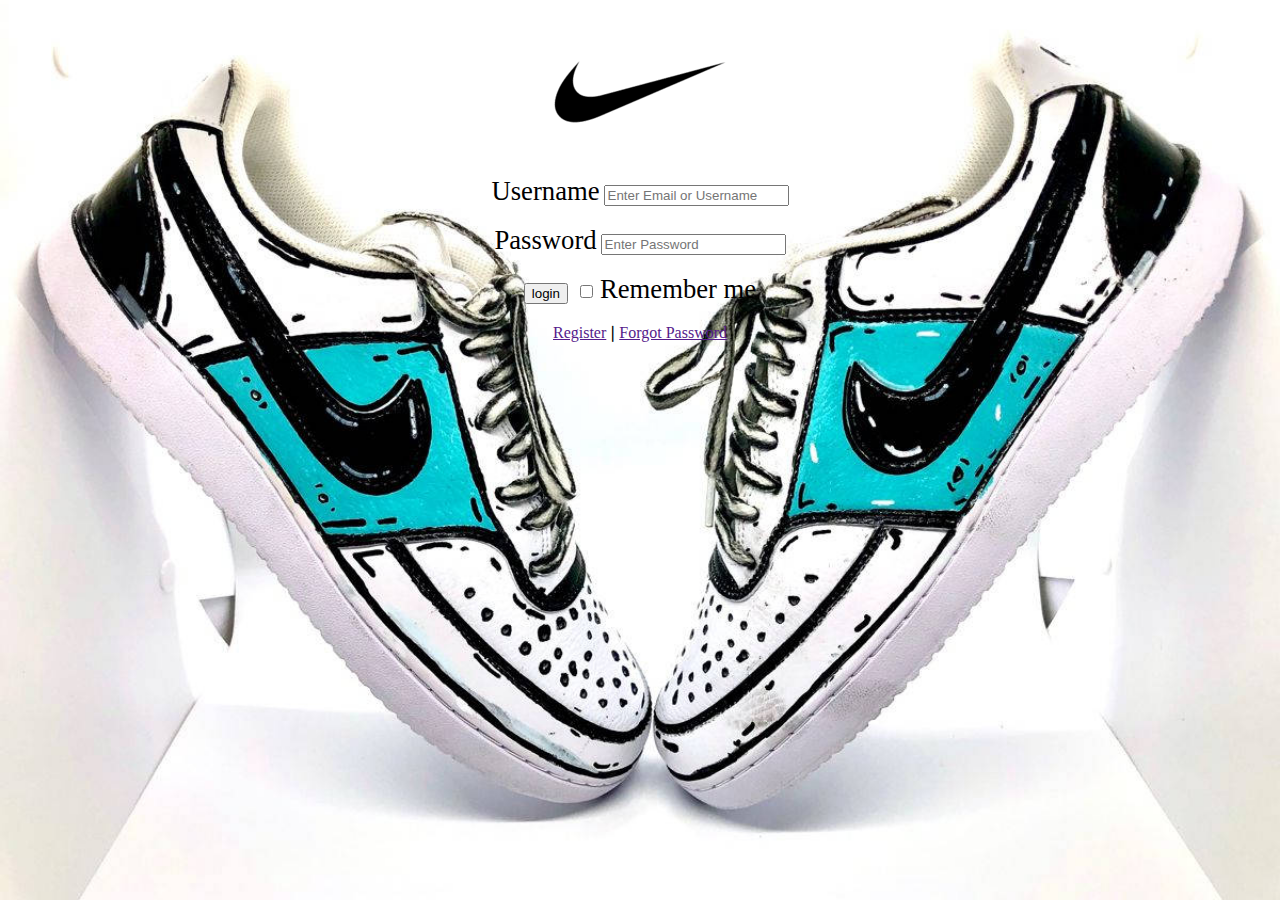
<file: index.html>
<html>
<head>
  <meta charset="utf-8">
  <meta name="viewport" content="width=device-width, initial-scale=1">
  <link rel="icon" href="loginicon.jpg" type="image/icon type">
  <title>Login Page</title>
  <link rel="stylesheet" type="text/css" href="indexcss.css">
</head>
  
<body class="indexbg">
<br><br>

<center><image src="nike.png" class="nike"></image></center>
<br><br>

<form method="get" action="bspage.html">
  <label>Username</label>
  <input type="text" name="Uname" id="Uname" placeholder="Enter Email or Username" required>
  <br><br>
  <label>Password</label>
  <input type="Password" name="Pass" id="Pass" placeholder="Enter Password" required>
  <br><br>
  <input type="submit" value="login" id="button-submit-form">
  &nbsp;<input type="checkbox" id="check">
  <label>Remember me</label>
  <br><br>
  <a href="">Register</a>&#10072;<a href="">Forgot Password</a>
</form>

</body>
</html>
</file>
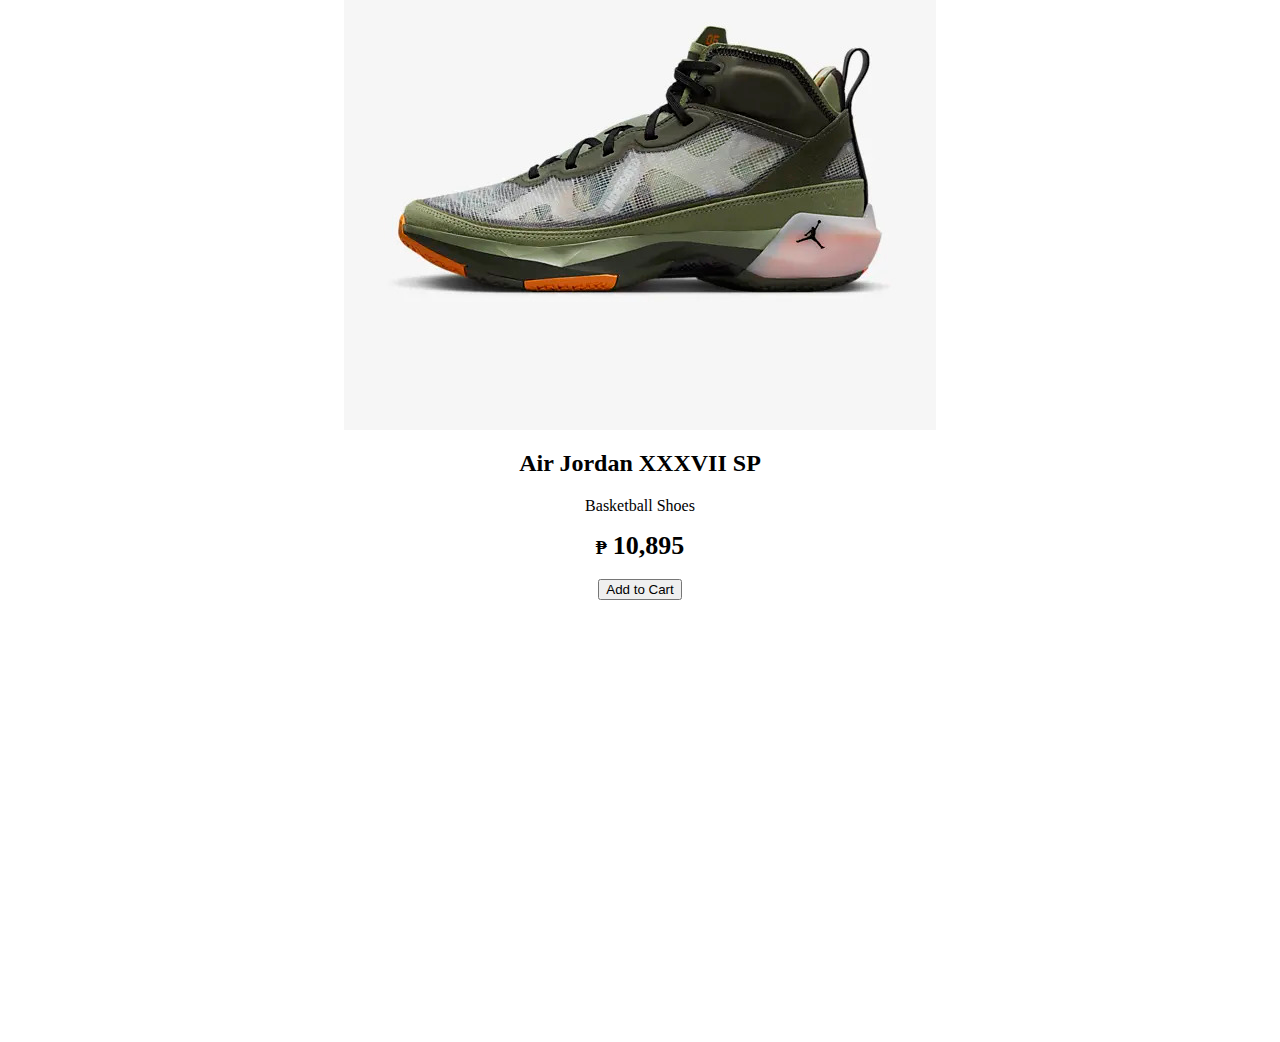
<file: basketball.html>
<html>
<head><title>Basketball</title></head>

<link rel="stylesheet" type="text/css" href="indexcss.css">

<body>

<div class="center">
<image src="b1.jpg" class="js"></image>
<h2 class="jordans">Air Jordan XXXVII SP</h2>
	<p class="pjs">Basketball Shoes</p>
	<div class="price">
    <span class="currency">₱</span>
    <span class="amount">10,895
</span>
</div>
<br>
<div class="atc"><button>Add to Cart</button></div>
</body>
</html>
</file>
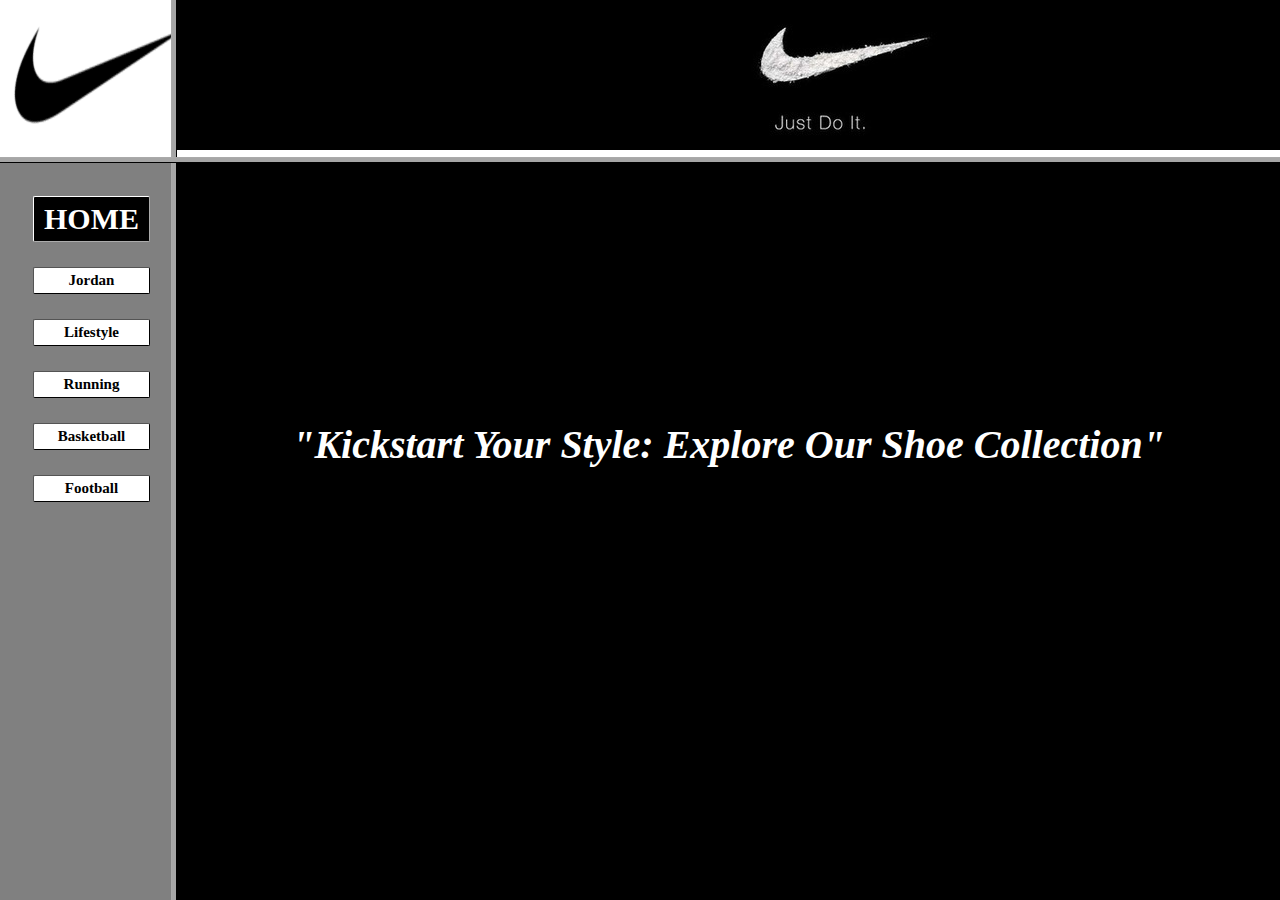
<file: bspage.html>
<html><head><title>Frame Test</title></head>
<frameset rows="16%, 75%" bordercolor="#a6a6a6">
  <frameset cols="14%, 90%" >
  <frame src="qqqq.png" scrolling="no" bgcolor="black">
  <frame src="nikekanantaas.jpg" scrolling="no">
  </frameset>
  <frameset cols="14%, 90%" >
  <frame src="kaliwababa.html" scrolling="no">
  <frame src="kananbaba.html" target name="kananbaba">
</file>
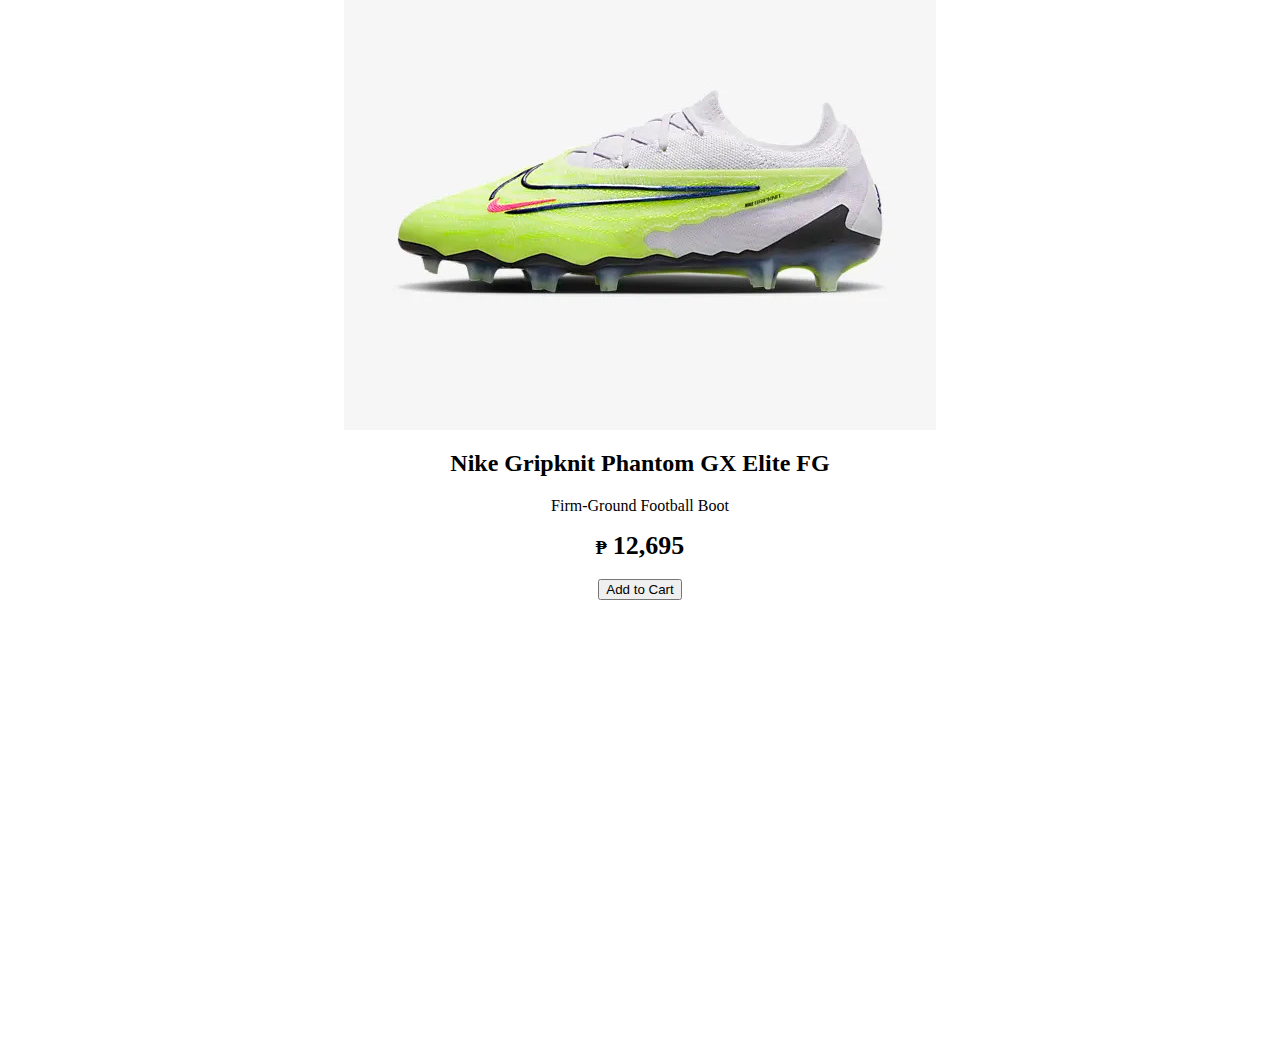
<file: football.html>
<html>
<head><title>Football</title></head>

<link rel="stylesheet" type="text/css" href="indexcss.css">

<body>

<div class="center">
<image src="f1.jpg" class="js"></image>
<h2 class="jordans">Nike Gripknit Phantom GX Elite FG</h2>
	<p class="pjs">Firm-Ground Football Boot</p>
	<div class="price">
    <span class="currency">₱</span>
    <span class="amount">12,695
</span>
</div>
<br>
<div class="atc"><button>Add to Cart</button></div>
</body>
</html>
</file>
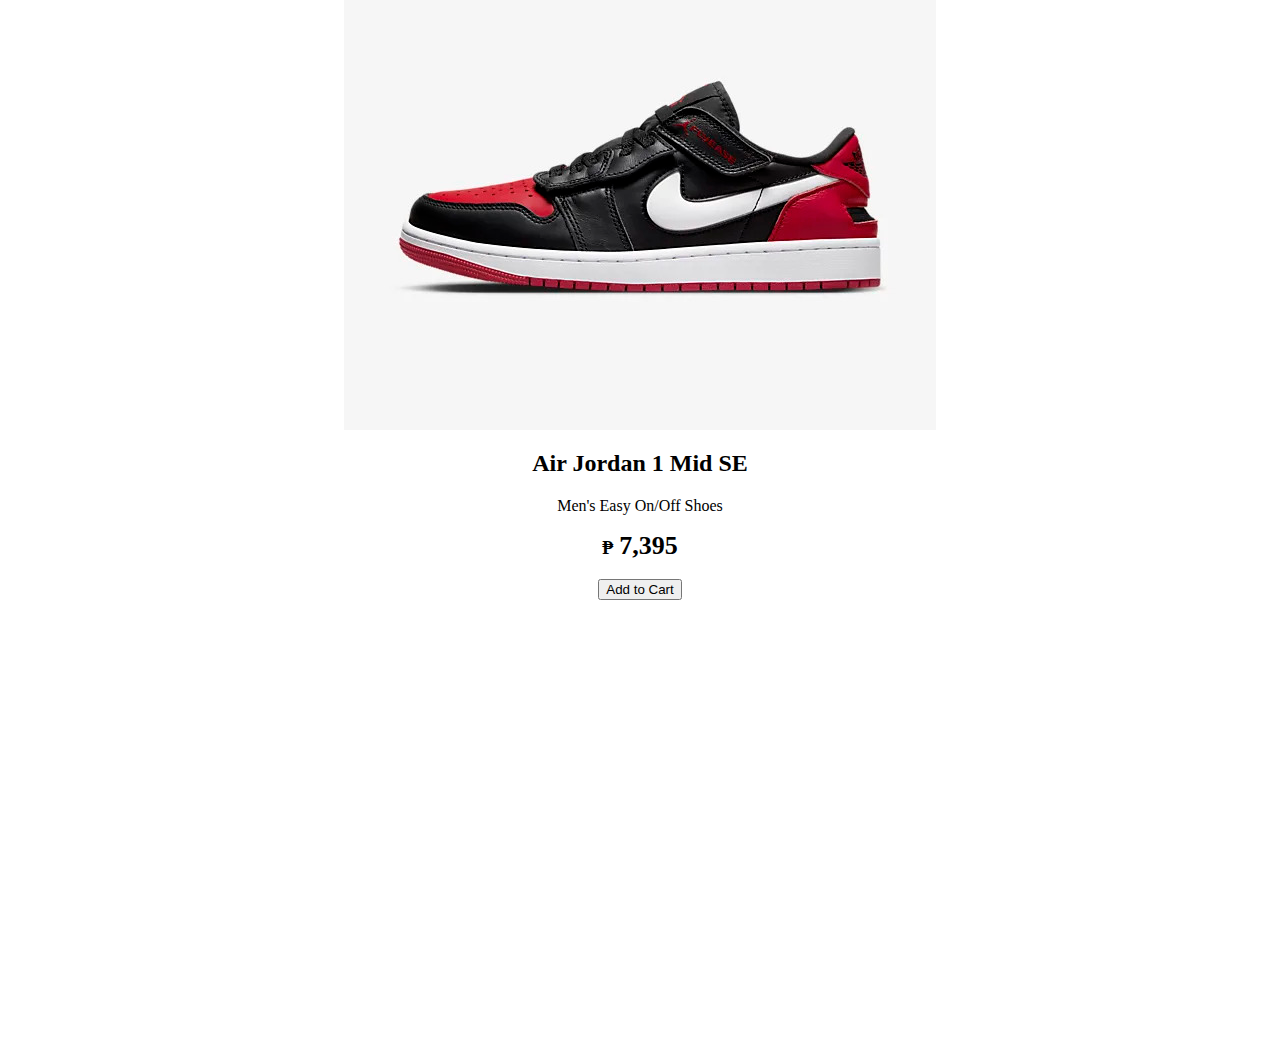
<file: jordan.html>
<html>
<head><title>Jordan</title></head>

<link rel="stylesheet" type="text/css" href="indexcss.css">

<body>

<div class="center">
<image src="j1.jpg" class="js"></image>
<h2 class="jordans">Air Jordan 1 Mid SE</h2>
	<p class="pjs">Men's Easy On/Off Shoes</p>
	<div class="price">
    <span class="currency">₱</span>
    <span class="amount">7,395
</span>
</div>
<br>
<div class="atc"><button>Add to Cart</button></div>
</body>
</html>
</file>
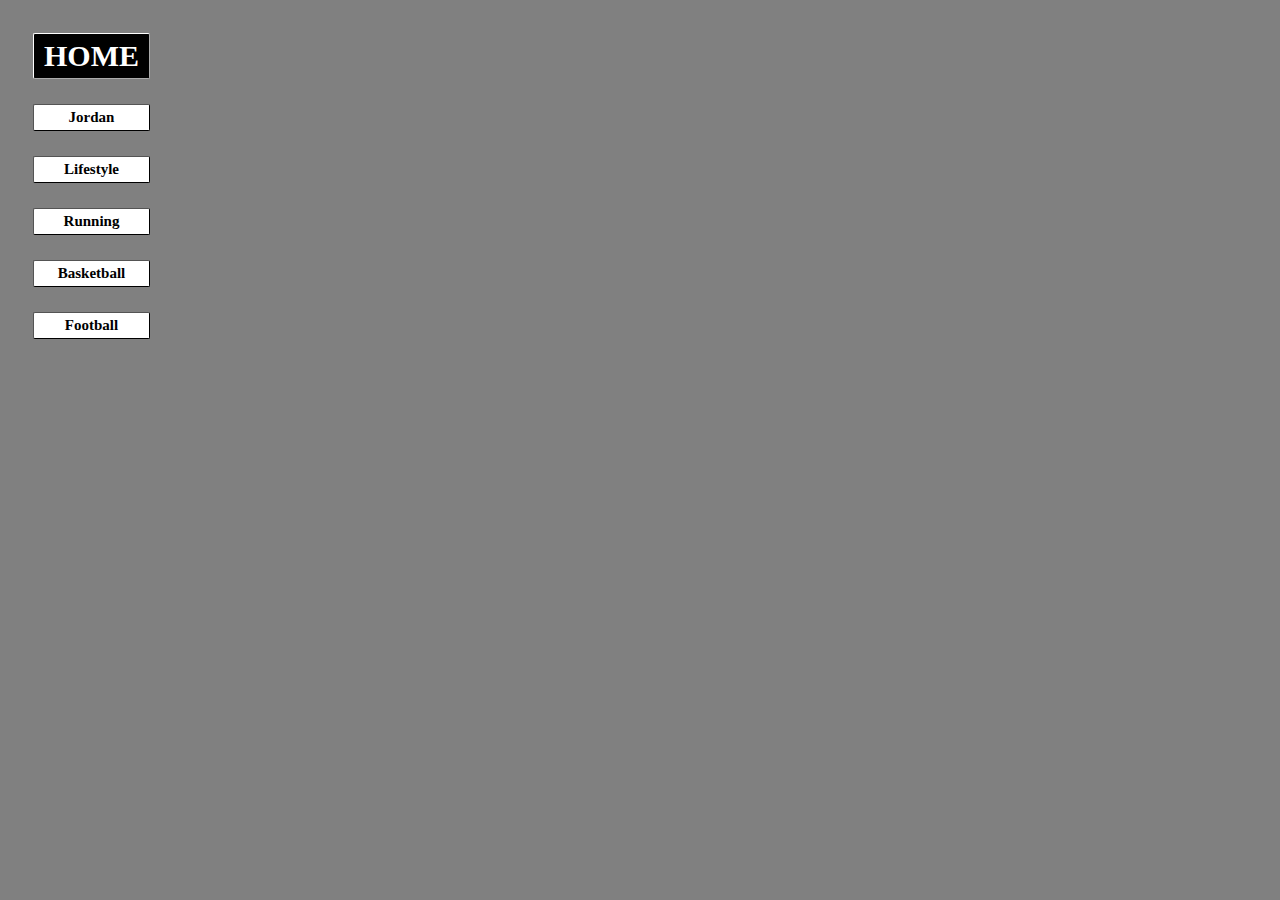
<file: kaliwababa.html>
<html> 
<head>
<title></title></head>

<link rel="stylesheet" type="text/css" href="indexcss.css">

<body class="bgkaliwababa">
<table cellspacing="25" cellpadding="4">

<tr>
  <td class="tdkaliwa"><a class="home" href="kananbaba.html" target="kananbaba"><b><center>HOME</a></td>

<tr>
  <td class="tdcategory"><a class="kaliwalink" href="jordan.html" target="kananbaba">
    <b><center>Jordan</a></td>

<tr>
  <td class="tdcategory"><a class="kaliwalink" href="lifestyle.html" target="kananbaba">
    <b><center>Lifestyle</a></td>

<tr>
  <td class="tdcategory"><a class="kaliwalink" href="running.html" target="kananbaba">
    <b><center>Running</a></td>

<tr>
  <td class="tdcategory"><a class="kaliwalink" href="basketball.html" target="kananbaba">
    <b><center>Basketball</a><td>

<tr>
  <td class="tdcategory"><a class="kaliwalink" href="football.html" target="kananbaba"><b><center>Football</a></td>

</tr>
</table>

</body>
</html>
</file>
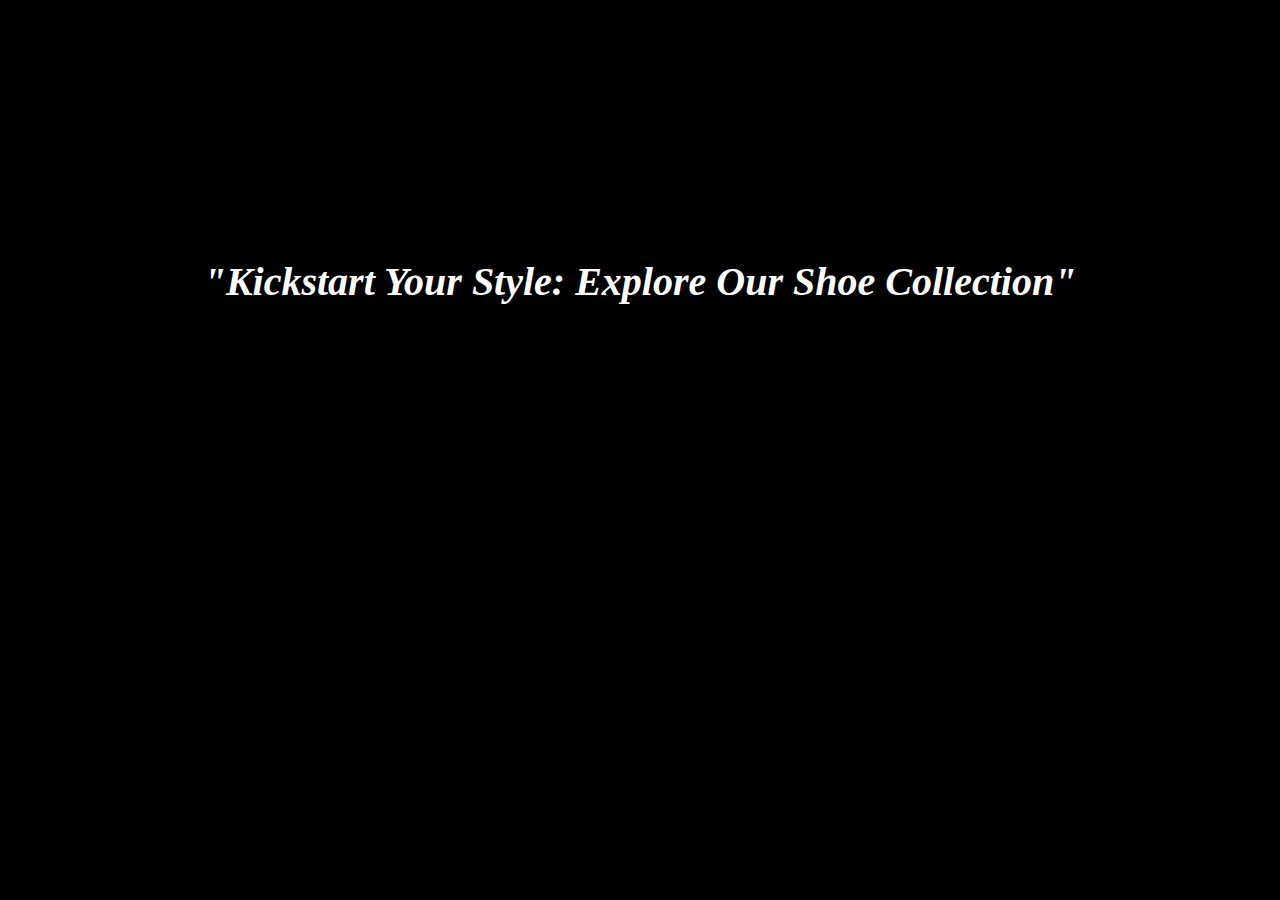
<file: kananbaba.html>
<html>
<head><title></title></head>

<link rel="stylesheet" type="text/css" href="indexcss.css">

<body class="bgkanababa">

<h1 class="h1kananbaba"><i>"Kickstart Your Style: Explore Our Shoe Collection"</i></h1>

</body>
</html>
</file>
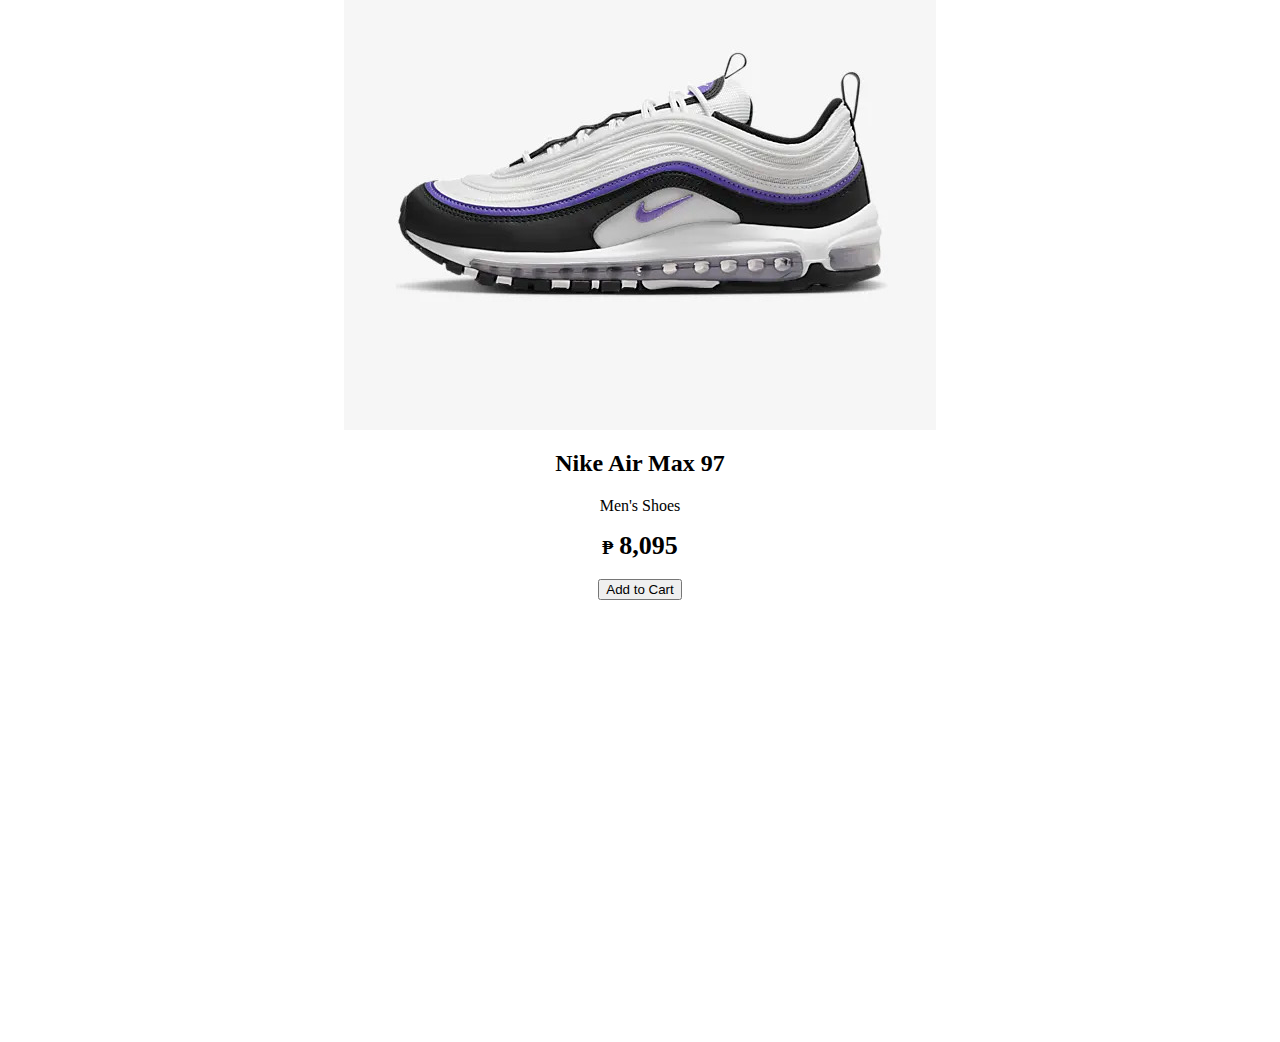
<file: lifestyle.html>
<html>
<head><title>Lifestyle</title></head>

<link rel="stylesheet" type="text/css" href="indexcss.css">

<body>

<div class="center">
<image src="l1.jpg" class="js"></image>
<h2 class="jordans">Nike Air Max 97</h2>
	<p class="pjs">Men's Shoes</p>
	<div class="price">
    <span class="currency">₱</span>
    <span class="amount">8,095
</span>
</div>
<br>
<div class="atc"><button>Add to Cart</button></div>
</body>
</html>
</file>
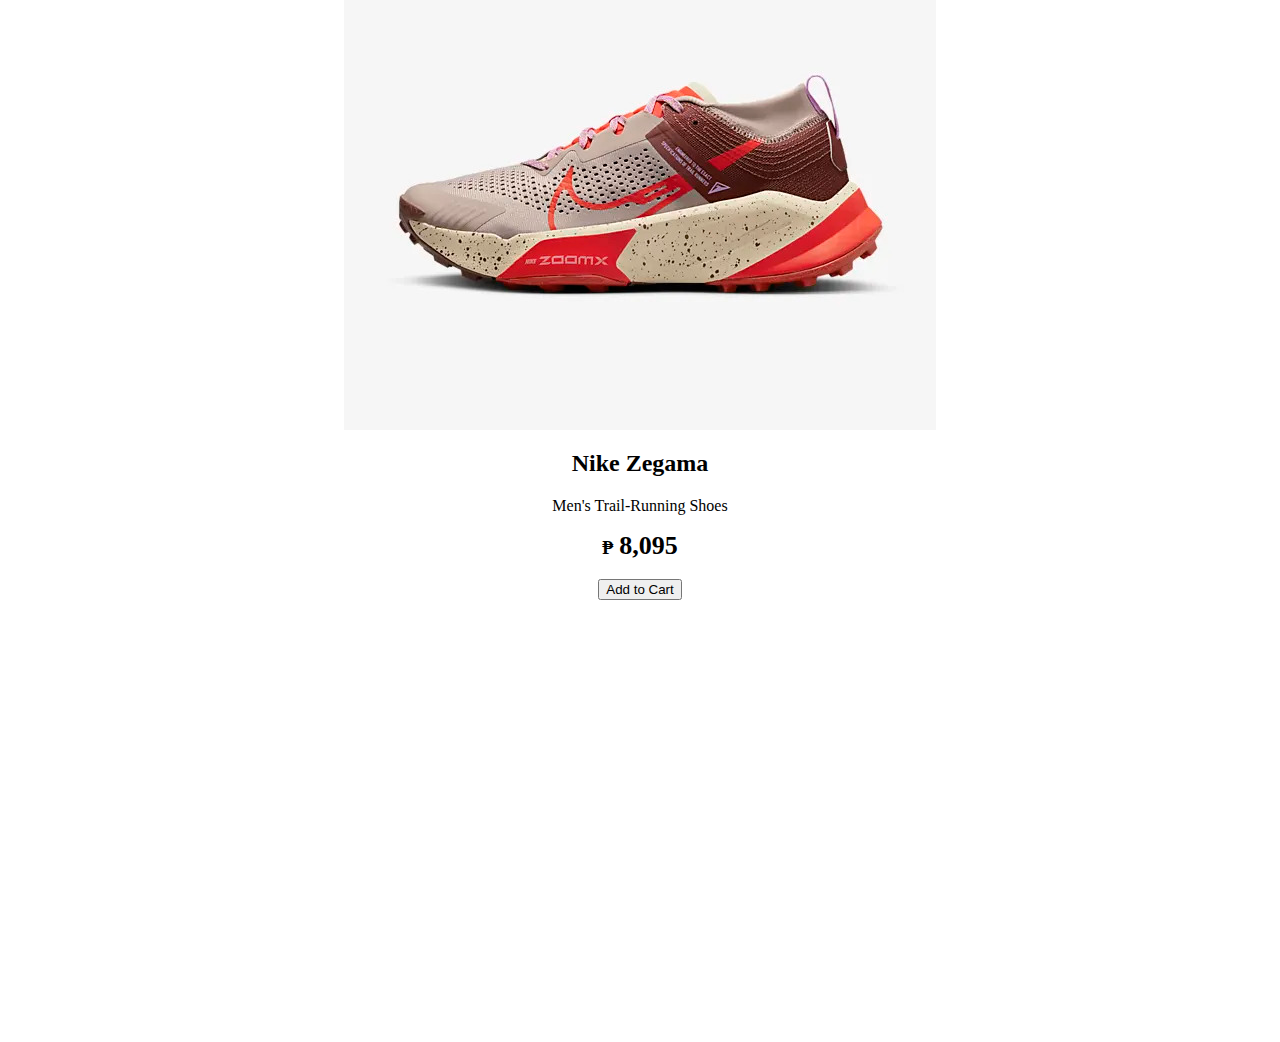
<file: running.html>
<html>
<head><title>Running</title></head>

<link rel="stylesheet" type="text/css" href="indexcss.css">

<body>

<div class="center">
<image src="r1.jpg" class="js"></image>
<h2 class="jordans">Nike Zegama</h2>
	<p class="pjs">Men's Trail-Running Shoes</p>
	<div class="price">
    <span class="currency">₱</span>
    <span class="amount">8,095

</span>
</div>
<br>
<div class="atc"><button>Add to Cart</button></div>
</body>
</html>
</file>
<file: indexcss.css>
.indexbg {
	background: url(bg1.jpg);
	background-size: cover;
	background-attachment: fixed;
	background-repeat: no-repeat;
	background-position: center;
}
.nike{
	text-align: center;
}

form {
	text-align: center;
}
label {
	font-size: 20pt;
	color: black;
	
}

.bgkanababa {
	background: black;
}

.h1kananbaba {
	font-size: 30pt;
	color: white;
	text-align: center;
	padding-top: 250px;
}

.kaliwalink {
	text-align: center;
	text-decoration: none;
	font-size: 15px;
	color: black;
}

.tdkaliwa {
	background: black;
	border: 1px outset white;
	padding: 5px 10px 5px 10px;
	border-radius: 2px;
}

.tdcategory {
	background: white;
	border: 1px outset black;
	border-radius: 2px;
}

.home {
	font-size: 30px;
	color: white;
	text-decoration: none;
}

.bgkaliwababa {
	background: gray;
}

.price {
  font-size: 24px;
  font-weight: bold;
  text-align: center;
  color: black;
}

.currency {
  font-size: 18px;
}

.amount {
  font-size: 26px;
}

.center {
	text-align: center;
	margin: -170px;
}

.atc {
	margin-bottom: 190px;
}

.jordans {
	text-align: center;
}

.pjs {
	text-align: center;
}
</file>
